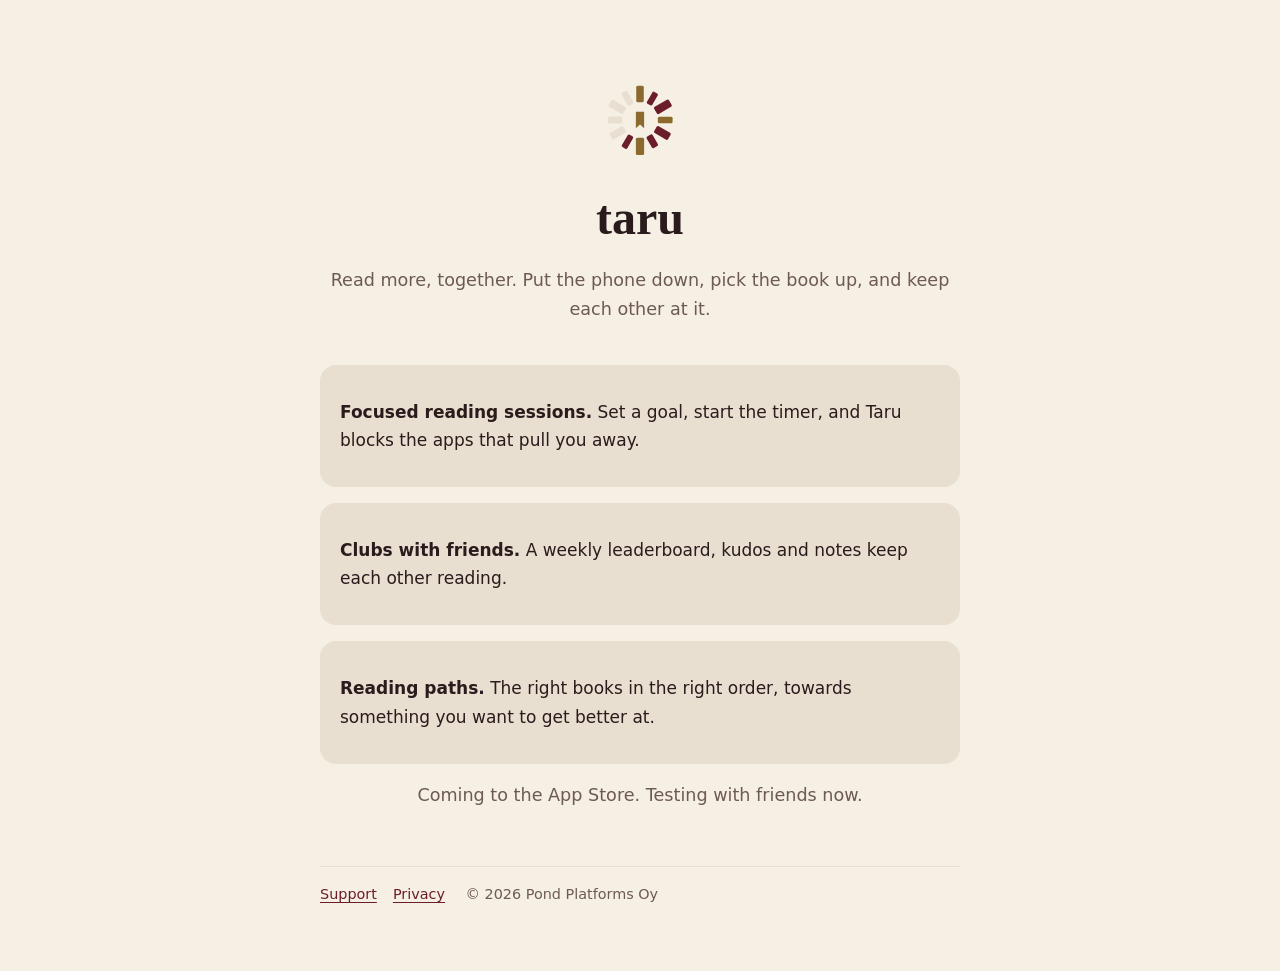
<file: index.html>
<!doctype html>
<html lang="en">
<head>
<meta charset="utf-8">
<meta name="viewport" content="width=device-width, initial-scale=1">
<title>Taru</title>
<meta name="description" content="Read more, together. Put the phone down, pick the book up, and keep each other at it.">
<link rel="stylesheet" href="style.css">
</head>
<body>
<main>
<div class="hero">
<svg class="mark" viewBox="0 0 140 140" role="img" aria-label="Taru"><rect class="gold" x="64.5" y="20" width="11" height="24" rx="2.2" transform="rotate(0 70 70)"/><rect class="lit" x="65.5" y="24" width="9" height="20" rx="2.2" transform="rotate(30 70 70)"/><rect class="lit" x="64" y="19" width="12" height="25" rx="2.2" transform="rotate(60 70 70)"/><rect class="gold" x="65.25" y="22.5" width="9.5" height="21.5" rx="2.2" transform="rotate(90 70 70)"/><rect class="lit" x="64.25" y="20.5" width="11.5" height="23.5" rx="2.2" transform="rotate(120 70 70)"/><rect class="lit" x="65" y="24.5" width="10" height="19.5" rx="2.2" transform="rotate(150 70 70)"/><rect class="gold" x="64" y="19" width="12" height="25" rx="2.2" transform="rotate(180 70 70)"/><rect class="lit" x="65.5" y="23" width="9" height="21" rx="2.2" transform="rotate(210 70 70)"/><rect class="unlit" x="64.5" y="21" width="11" height="23" rx="2.2" transform="rotate(240 70 70)"/><rect class="unlit" x="65" y="23.5" width="10" height="20.5" rx="2.2" transform="rotate(270 70 70)"/><rect class="unlit" x="64.25" y="19.5" width="11.5" height="24.5" rx="2.2" transform="rotate(300 70 70)"/><rect class="unlit" x="65.25" y="22.5" width="9.5" height="21.5" rx="2.2" transform="rotate(330 70 70)"/><path class="gold" d="M64 58H76V82L70 76.5L64 82Z"/></svg>
<span class="wordmark">taru</span>
<p class="lead">Read more, together. Put the phone down, pick the book up, and keep each other at it.</p>
</div>

<div class="card"><p><strong>Focused reading sessions.</strong> Set a goal, start the timer, and Taru blocks the apps that pull you away.</p></div>
<div class="card"><p><strong>Clubs with friends.</strong> A weekly leaderboard, kudos and notes keep each other reading.</p></div>
<div class="card"><p><strong>Reading paths.</strong> The right books in the right order, towards something you want to get better at.</p></div>

<p class="lead" style="text-align:center">Coming to the App Store. Testing with friends now.</p>

<footer><a href="support.html">Support</a><a href="privacy.html">Privacy</a> © 2026 Pond Platforms Oy</footer>
</main>
</body>
</html>
</file>
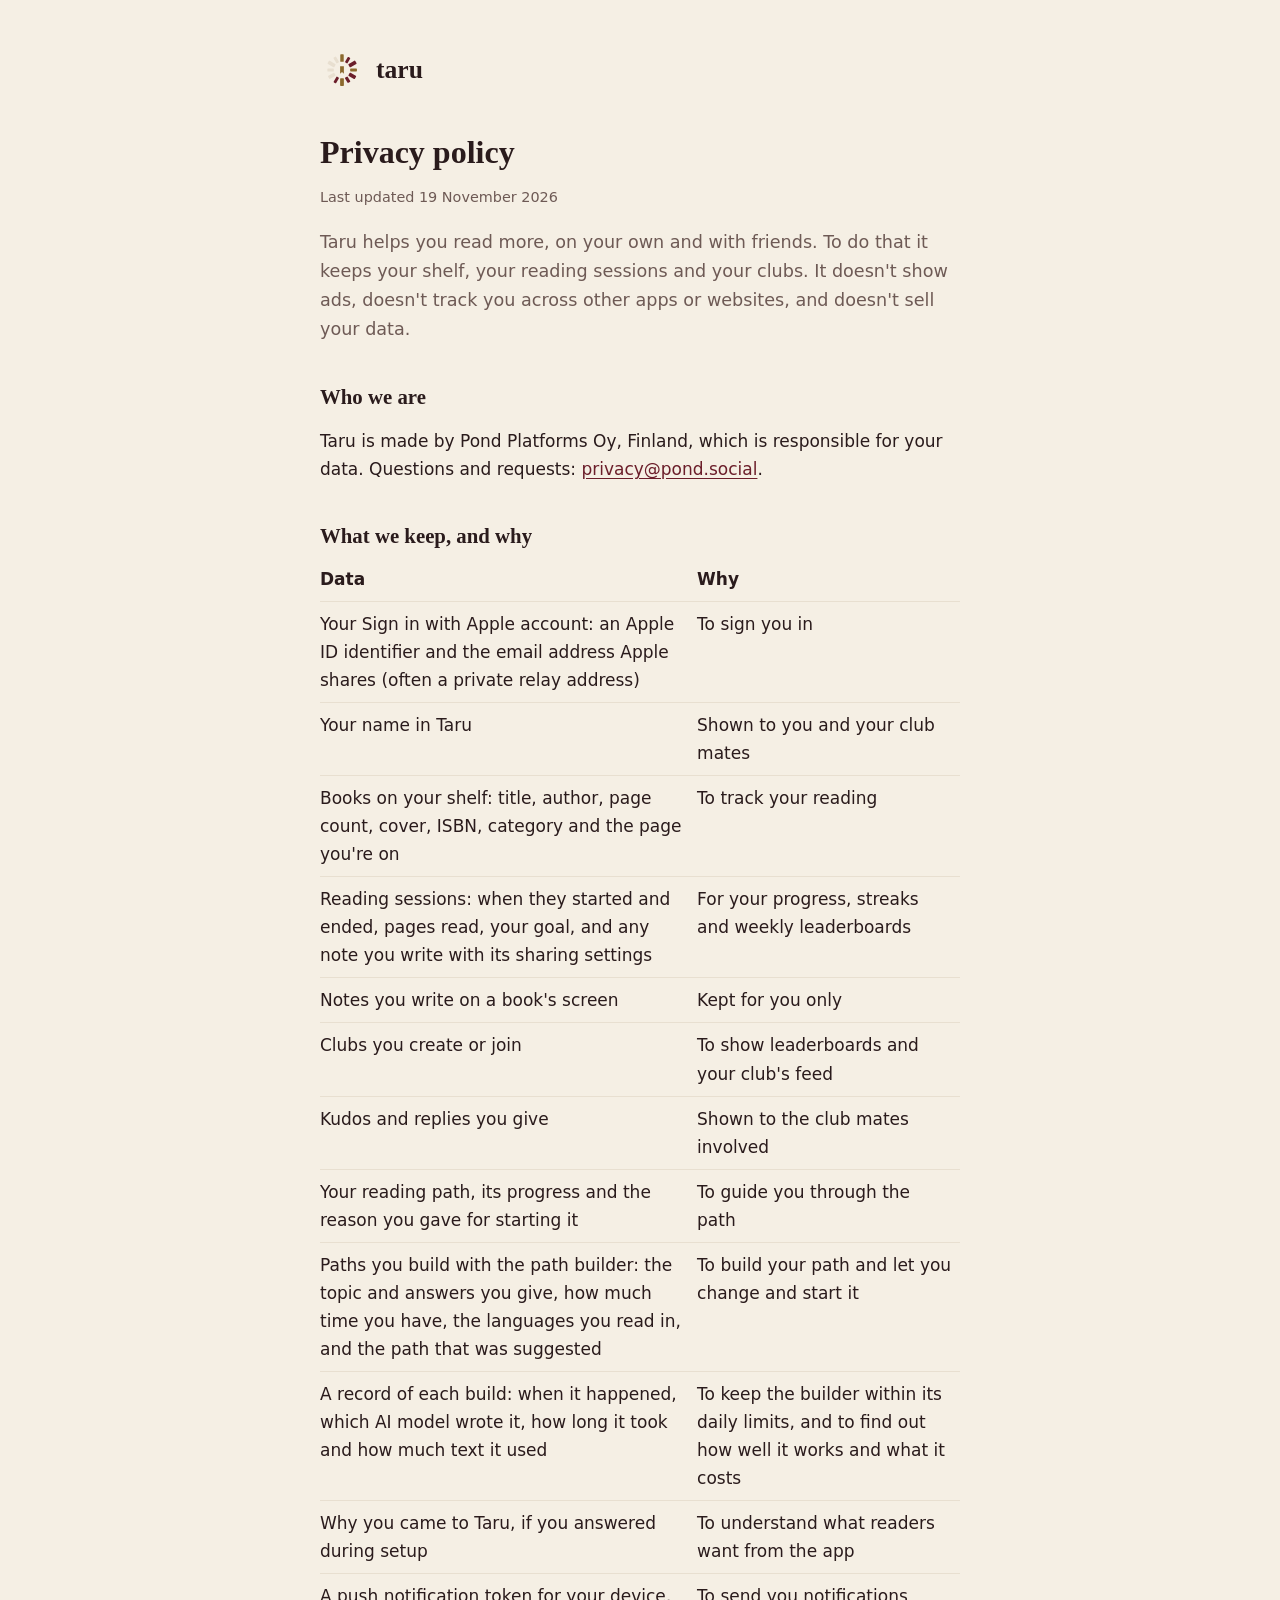
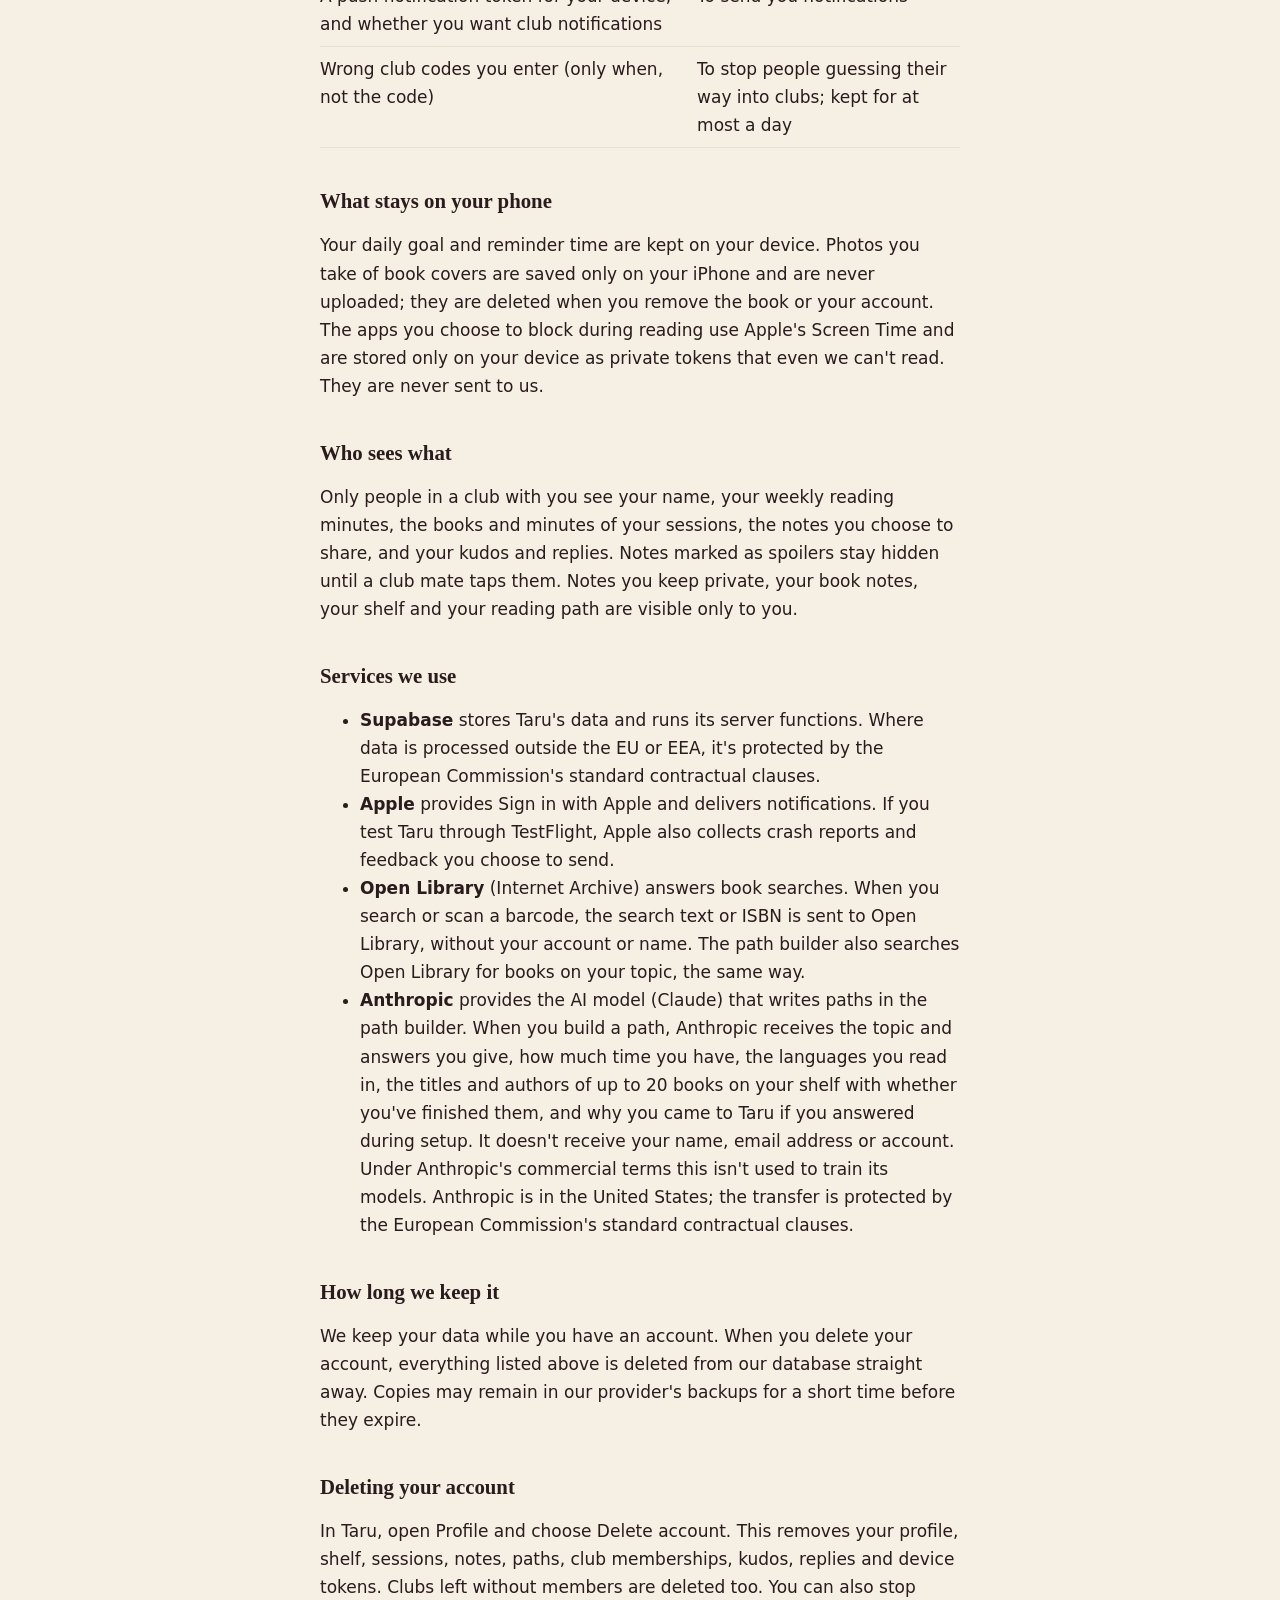
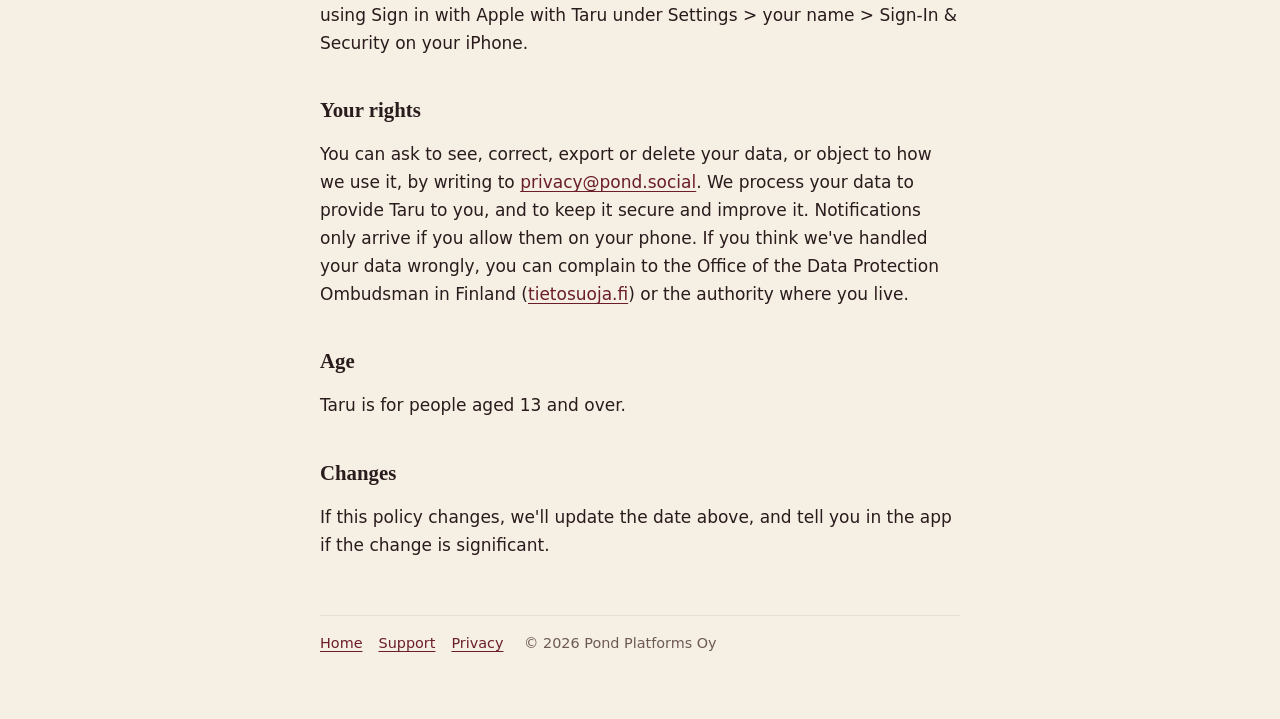
<file: privacy.html>
<!doctype html>
<html lang="en">
<head>
<meta charset="utf-8">
<meta name="viewport" content="width=device-width, initial-scale=1">
<title>Privacy policy · Taru</title>
<meta name="description" content="How Taru handles your data.">
<link rel="stylesheet" href="style.css">
</head>
<body>
<main>
<header><a href="./"><svg class="mark" viewBox="0 0 140 140" role="img" aria-label="Taru"><rect class="gold" x="64.5" y="20" width="11" height="24" rx="2.2" transform="rotate(0 70 70)"/><rect class="lit" x="65.5" y="24" width="9" height="20" rx="2.2" transform="rotate(30 70 70)"/><rect class="lit" x="64" y="19" width="12" height="25" rx="2.2" transform="rotate(60 70 70)"/><rect class="gold" x="65.25" y="22.5" width="9.5" height="21.5" rx="2.2" transform="rotate(90 70 70)"/><rect class="lit" x="64.25" y="20.5" width="11.5" height="23.5" rx="2.2" transform="rotate(120 70 70)"/><rect class="lit" x="65" y="24.5" width="10" height="19.5" rx="2.2" transform="rotate(150 70 70)"/><rect class="gold" x="64" y="19" width="12" height="25" rx="2.2" transform="rotate(180 70 70)"/><rect class="lit" x="65.5" y="23" width="9" height="21" rx="2.2" transform="rotate(210 70 70)"/><rect class="unlit" x="64.5" y="21" width="11" height="23" rx="2.2" transform="rotate(240 70 70)"/><rect class="unlit" x="65" y="23.5" width="10" height="20.5" rx="2.2" transform="rotate(270 70 70)"/><rect class="unlit" x="64.25" y="19.5" width="11.5" height="24.5" rx="2.2" transform="rotate(300 70 70)"/><rect class="unlit" x="65.25" y="22.5" width="9.5" height="21.5" rx="2.2" transform="rotate(330 70 70)"/><path class="gold" d="M64 58H76V82L70 76.5L64 82Z"/></svg><span class="wordmark">taru</span></a></header>

<h1>Privacy policy</h1>
<p class="updated">Last updated 19 November 2026</p>

<p class="lead">Taru helps you read more, on your own and with friends. To do that it keeps your shelf, your reading sessions and your clubs. It doesn't show ads, doesn't track you across other apps or websites, and doesn't sell your data.</p>

<h2>Who we are</h2>
<p>Taru is made by Pond Platforms Oy, Finland, which is responsible for your data. Questions and requests: <a href="mailto:privacy@pond.social">privacy@pond.social</a>.</p>

<h2>What we keep, and why</h2>
<table>
<tr><th>Data</th><th>Why</th></tr>
<tr><td>Your Sign in with Apple account: an Apple ID identifier and the email address Apple shares (often a private relay address)</td><td>To sign you in</td></tr>
<tr><td>Your name in Taru</td><td>Shown to you and your club mates</td></tr>
<tr><td>Books on your shelf: title, author, page count, cover, ISBN, category and the page you're on</td><td>To track your reading</td></tr>
<tr><td>Reading sessions: when they started and ended, pages read, your goal, and any note you write with its sharing settings</td><td>For your progress, streaks and weekly leaderboards</td></tr>
<tr><td>Notes you write on a book's screen</td><td>Kept for you only</td></tr>
<tr><td>Clubs you create or join</td><td>To show leaderboards and your club's feed</td></tr>
<tr><td>Kudos and replies you give</td><td>Shown to the club mates involved</td></tr>
<tr><td>Your reading path, its progress and the reason you gave for starting it</td><td>To guide you through the path</td></tr>
<tr><td>Paths you build with the path builder: the topic and answers you give, how much time you have, the languages you read in, and the path that was suggested</td><td>To build your path and let you change and start it</td></tr>
<tr><td>A record of each build: when it happened, which AI model wrote it, how long it took and how much text it used</td><td>To keep the builder within its daily limits, and to find out how well it works and what it costs</td></tr>
<tr><td>Why you came to Taru, if you answered during setup</td><td>To understand what readers want from the app</td></tr>
<tr><td>A push notification token for your device, and whether you want club notifications</td><td>To send you notifications</td></tr>
<tr><td>Wrong club codes you enter (only when, not the code)</td><td>To stop people guessing their way into clubs; kept for at most a day</td></tr>
</table>

<h2>What stays on your phone</h2>
<p>Your daily goal and reminder time are kept on your device. Photos you take of book covers are saved only on your iPhone and are never uploaded; they are deleted when you remove the book or your account. The apps you choose to block during reading use Apple's Screen Time and are stored only on your device as private tokens that even we can't read. They are never sent to us.</p>

<h2>Who sees what</h2>
<p>Only people in a club with you see your name, your weekly reading minutes, the books and minutes of your sessions, the notes you choose to share, and your kudos and replies. Notes marked as spoilers stay hidden until a club mate taps them. Notes you keep private, your book notes, your shelf and your reading path are visible only to you.</p>

<h2>Services we use</h2>
<ul>
<li><strong>Supabase</strong> stores Taru's data and runs its server functions. Where data is processed outside the EU or EEA, it's protected by the European Commission's standard contractual clauses.</li>
<li><strong>Apple</strong> provides Sign in with Apple and delivers notifications. If you test Taru through TestFlight, Apple also collects crash reports and feedback you choose to send.</li>
<li><strong>Open Library</strong> (Internet Archive) answers book searches. When you search or scan a barcode, the search text or ISBN is sent to Open Library, without your account or name. The path builder also searches Open Library for books on your topic, the same way.</li>
<li><strong>Anthropic</strong> provides the AI model (Claude) that writes paths in the path builder. When you build a path, Anthropic receives the topic and answers you give, how much time you have, the languages you read in, the titles and authors of up to 20 books on your shelf with whether you've finished them, and why you came to Taru if you answered during setup. It doesn't receive your name, email address or account. Under Anthropic's commercial terms this isn't used to train its models. Anthropic is in the United States; the transfer is protected by the European Commission's standard contractual clauses.</li>
</ul>

<h2>How long we keep it</h2>
<p>We keep your data while you have an account. When you delete your account, everything listed above is deleted from our database straight away. Copies may remain in our provider's backups for a short time before they expire.</p>

<h2>Deleting your account</h2>
<p>In Taru, open Profile and choose Delete account. This removes your profile, shelf, sessions, notes, paths, club memberships, kudos, replies and device tokens. Clubs left without members are deleted too. You can also stop using Sign in with Apple with Taru under Settings &gt; your name &gt; Sign-In &amp; Security on your iPhone.</p>

<h2>Your rights</h2>
<p>You can ask to see, correct, export or delete your data, or object to how we use it, by writing to <a href="mailto:privacy@pond.social">privacy@pond.social</a>. We process your data to provide Taru to you, and to keep it secure and improve it. Notifications only arrive if you allow them on your phone. If you think we've handled your data wrongly, you can complain to the Office of the Data Protection Ombudsman in Finland (<a href="https://tietosuoja.fi/en">tietosuoja.fi</a>) or the authority where you live.</p>

<h2>Age</h2>
<p>Taru is for people aged 13 and over.</p>

<h2>Changes</h2>
<p>If this policy changes, we'll update the date above, and tell you in the app if the change is significant.</p>

<footer><a href="./">Home</a><a href="support.html">Support</a><a href="privacy.html">Privacy</a> © 2026 Pond Platforms Oy</footer>
</main>
</body>
</html>
</file>
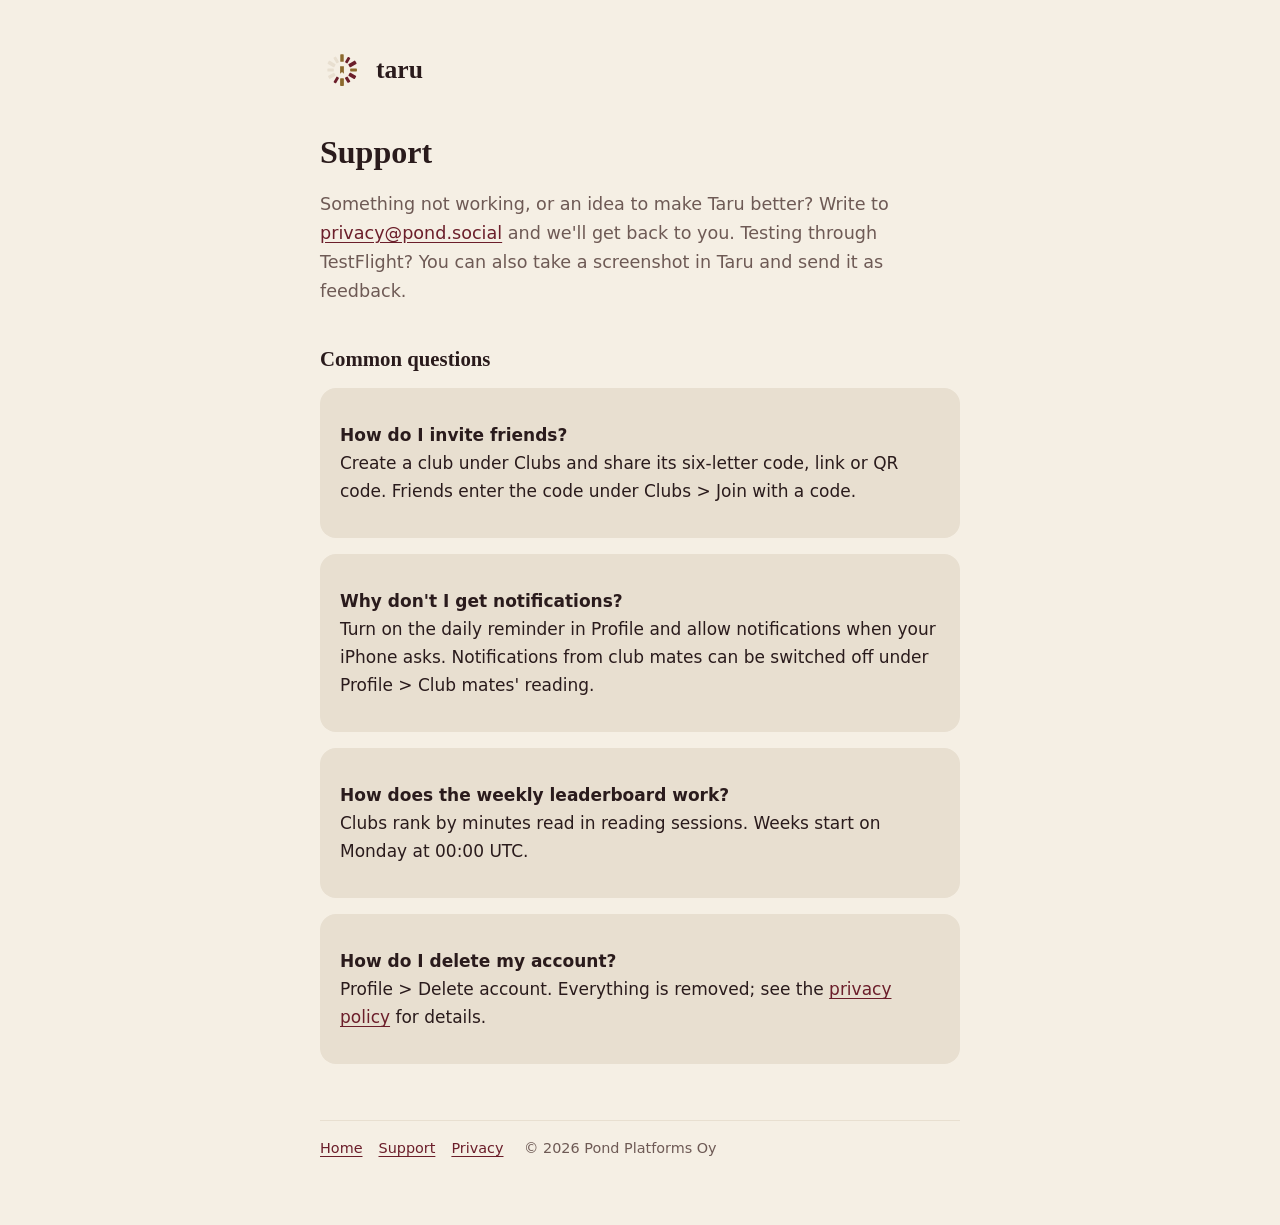
<file: support.html>
<!doctype html>
<html lang="en">
<head>
<meta charset="utf-8">
<meta name="viewport" content="width=device-width, initial-scale=1">
<title>Support · Taru</title>
<meta name="description" content="Help with Taru.">
<link rel="stylesheet" href="style.css">
</head>
<body>
<main>
<header><a href="./"><svg class="mark" viewBox="0 0 140 140" role="img" aria-label="Taru"><rect class="gold" x="64.5" y="20" width="11" height="24" rx="2.2" transform="rotate(0 70 70)"/><rect class="lit" x="65.5" y="24" width="9" height="20" rx="2.2" transform="rotate(30 70 70)"/><rect class="lit" x="64" y="19" width="12" height="25" rx="2.2" transform="rotate(60 70 70)"/><rect class="gold" x="65.25" y="22.5" width="9.5" height="21.5" rx="2.2" transform="rotate(90 70 70)"/><rect class="lit" x="64.25" y="20.5" width="11.5" height="23.5" rx="2.2" transform="rotate(120 70 70)"/><rect class="lit" x="65" y="24.5" width="10" height="19.5" rx="2.2" transform="rotate(150 70 70)"/><rect class="gold" x="64" y="19" width="12" height="25" rx="2.2" transform="rotate(180 70 70)"/><rect class="lit" x="65.5" y="23" width="9" height="21" rx="2.2" transform="rotate(210 70 70)"/><rect class="unlit" x="64.5" y="21" width="11" height="23" rx="2.2" transform="rotate(240 70 70)"/><rect class="unlit" x="65" y="23.5" width="10" height="20.5" rx="2.2" transform="rotate(270 70 70)"/><rect class="unlit" x="64.25" y="19.5" width="11.5" height="24.5" rx="2.2" transform="rotate(300 70 70)"/><rect class="unlit" x="65.25" y="22.5" width="9.5" height="21.5" rx="2.2" transform="rotate(330 70 70)"/><path class="gold" d="M64 58H76V82L70 76.5L64 82Z"/></svg><span class="wordmark">taru</span></a></header>

<h1>Support</h1>
<p class="lead">Something not working, or an idea to make Taru better? Write to <a href="mailto:privacy@pond.social">privacy@pond.social</a> and we'll get back to you. Testing through TestFlight? You can also take a screenshot in Taru and send it as feedback.</p>

<h2>Common questions</h2>
<div class="card">
<p><strong>How do I invite friends?</strong><br>Create a club under Clubs and share its six-letter code, link or QR code. Friends enter the code under Clubs &gt; Join with a code.</p>
</div>
<div class="card">
<p><strong>Why don't I get notifications?</strong><br>Turn on the daily reminder in Profile and allow notifications when your iPhone asks. Notifications from club mates can be switched off under Profile &gt; Club mates' reading.</p>
</div>
<div class="card">
<p><strong>How does the weekly leaderboard work?</strong><br>Clubs rank by minutes read in reading sessions. Weeks start on Monday at 00:00 UTC.</p>
</div>
<div class="card">
<p><strong>How do I delete my account?</strong><br>Profile &gt; Delete account. Everything is removed; see the <a href="privacy.html">privacy policy</a> for details.</p>
</div>

<footer><a href="./">Home</a><a href="support.html">Support</a><a href="privacy.html">Privacy</a> © 2026 Pond Platforms Oy</footer>
</main>
</body>
</html>
</file>
<file: style.css>
:root {
  --background: #F5EFE4;
  --surface: #E8DFD0;
  --text: #2A1B1C;
  --text-secondary: #6E5A55;
  --primary: #6B1E2A;
  --accent: #8C6A2E;
  color-scheme: light dark;
}

@media (prefers-color-scheme: dark) {
  :root {
    --background: #160F10;
    --surface: #2D2022;
    --text: #EFE6D8;
    --text-secondary: #B5A79B;
    --primary: #B0485A;
    --accent: #C9A866;
  }
}

* { box-sizing: border-box; }

body {
  margin: 0;
  background: var(--background);
  color: var(--text);
  font: 17px/1.65 -apple-system, BlinkMacSystemFont, "Segoe UI", system-ui, sans-serif;
}

main {
  max-width: 680px;
  margin: 0 auto;
  padding: 48px 20px 64px;
}

h1, h2, .wordmark {
  font-family: "New York", ui-serif, Georgia, serif;
  line-height: 1.25;
}

h1 { font-size: 2rem; margin: 0 0 8px; }
h2 { font-size: 1.3rem; margin: 40px 0 8px; }
p, li { color: var(--text); }
.lead { color: var(--text-secondary); font-size: 1.1rem; }
.updated { color: var(--text-secondary); font-size: 0.9rem; }

a { color: var(--primary); text-underline-offset: 3px; }

header {
  display: flex;
  align-items: center;
  gap: 12px;
  margin-bottom: 40px;
}

header a { display: flex; align-items: center; gap: 12px; text-decoration: none; color: var(--text); }
.wordmark { font-size: 1.6rem; font-weight: 700; }

.mark { width: 44px; height: 44px; }
.hero .mark { width: 96px; height: 96px; }
.mark .lit { fill: var(--primary); }
.mark .gold { fill: var(--accent); }
.mark .unlit { fill: var(--surface); }

.hero { text-align: center; padding: 24px 0 8px; }
.hero .wordmark { font-size: 3rem; display: block; margin: 12px 0 4px; }

.card {
  background: var(--surface);
  border-radius: 16px;
  padding: 16px 20px;
  margin: 16px 0;
}

table { width: 100%; border-collapse: collapse; margin: 8px 0; }
th, td { text-align: left; vertical-align: top; padding: 8px 8px 8px 0; border-bottom: 1px solid var(--surface); }
th { font-weight: 600; }

footer {
  margin-top: 56px;
  padding-top: 16px;
  border-top: 1px solid var(--surface);
  color: var(--text-secondary);
  font-size: 0.9rem;
}

footer a { margin-right: 16px; }
</file>
